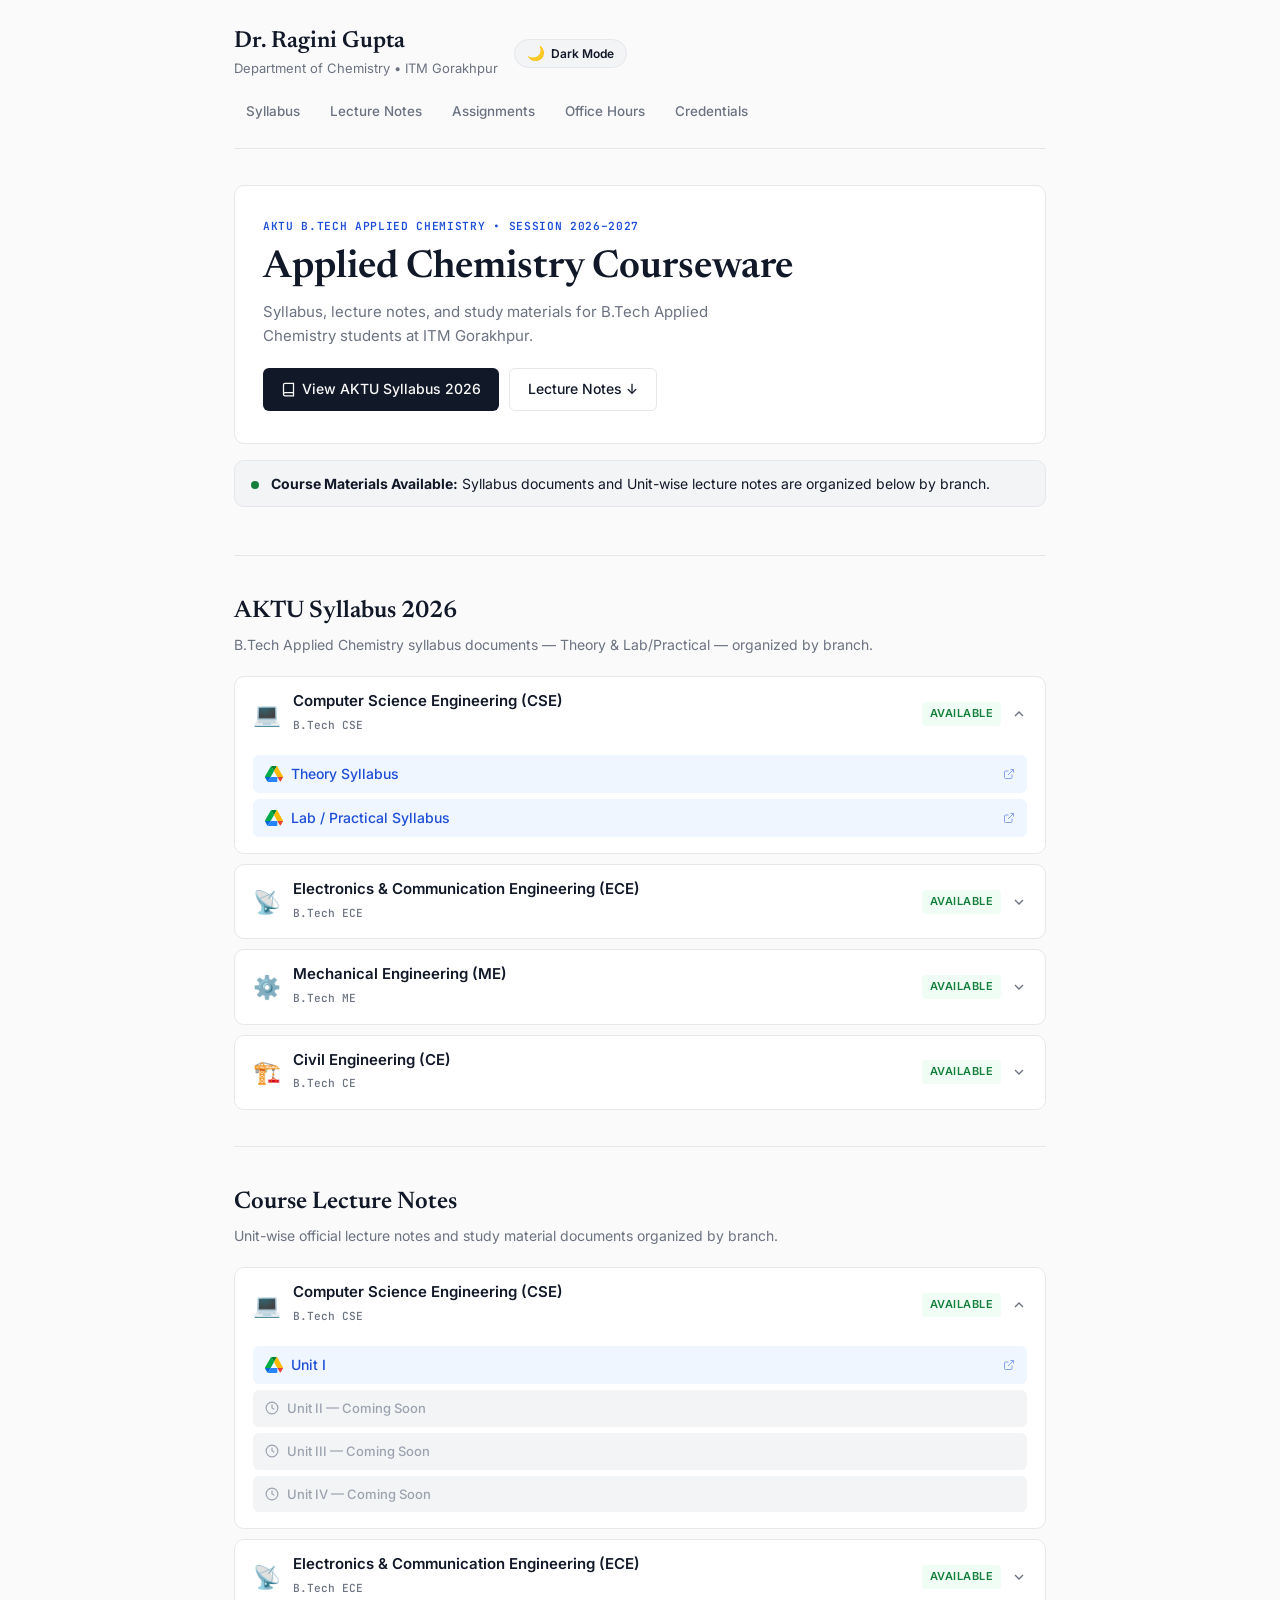
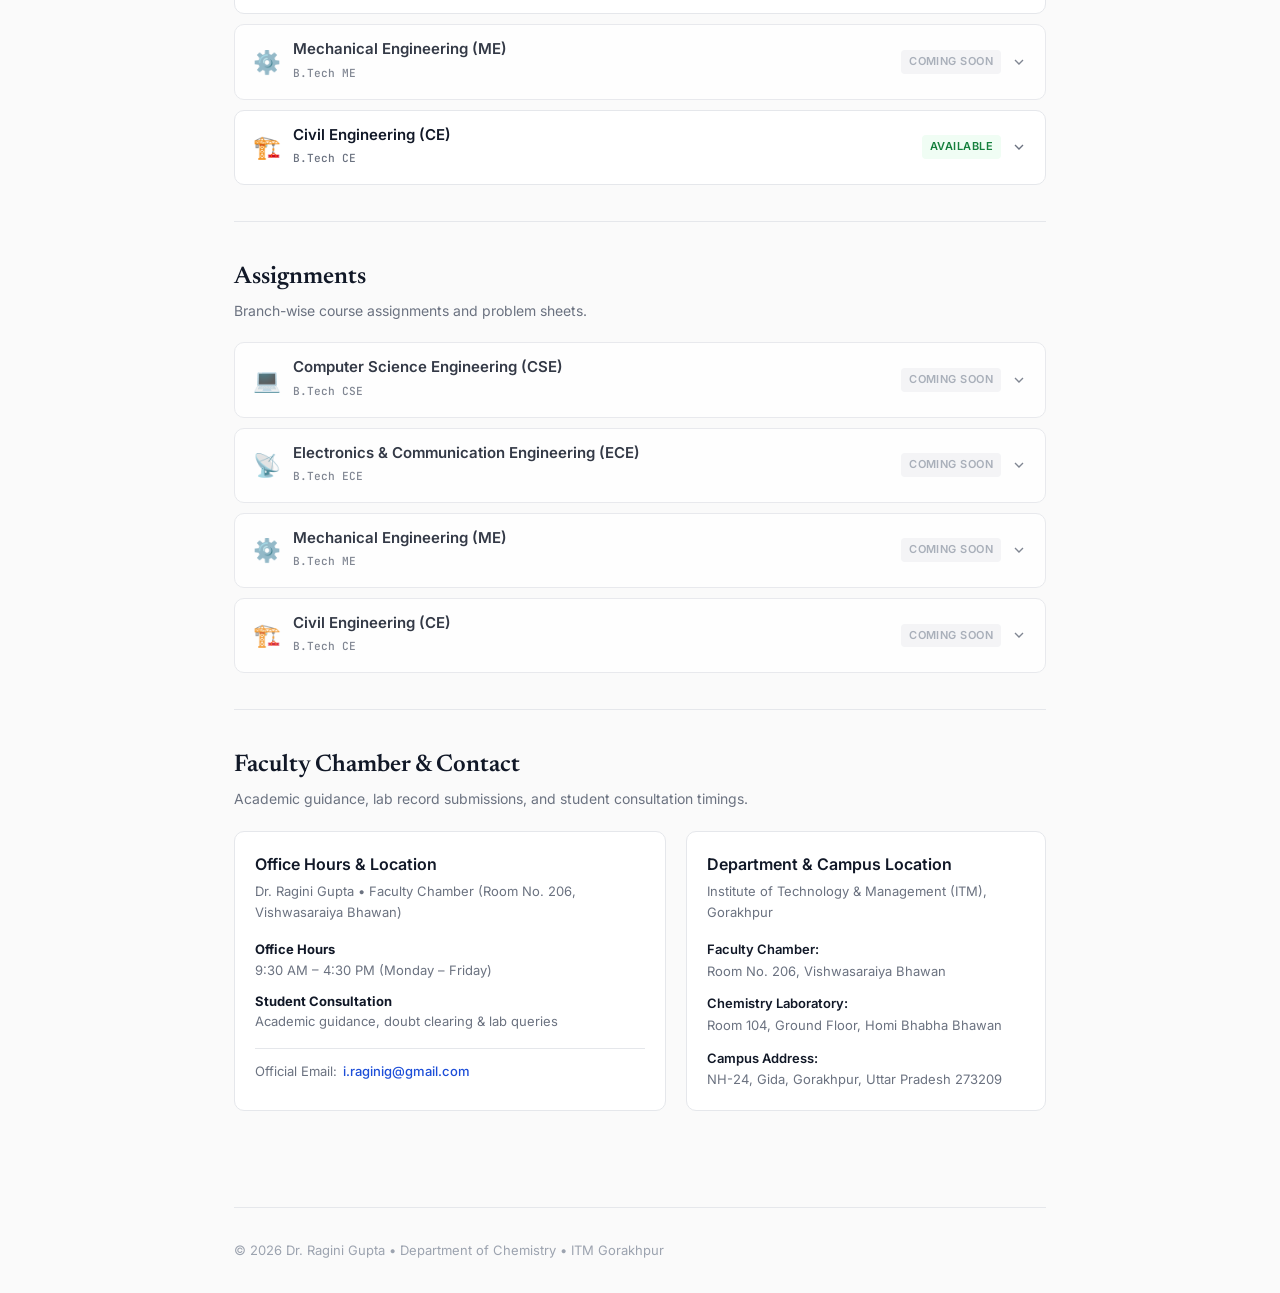
<file: index.html>
<!DOCTYPE html>
<html lang="en">
<head>
  <meta charset="UTF-8">
  <meta name="viewport" content="width=device-width, initial-scale=1.0">
  <title>Dr. Ragini Gupta | Department of Chemistry, ITM Gorakhpur</title>
  <meta name="description" content="Official courseware and study materials by Dr. Ragini Gupta, Department of Chemistry at ITM Gorakhpur for AKTU B.Tech Applied Chemistry.">
  
  <!-- Typography -->
  <link rel="preconnect" href="https://fonts.googleapis.com">
  <link rel="preconnect" href="https://fonts.gstatic.com" crossorigin>
  <link href="https://fonts.googleapis.com/css2?family=Inter:wght@300;400;500;600;700&family=Newsreader:ital,opsz,wght@0,6..72,400;0,6..72,500;0,6..72,600;1,6..72,400&family=JetBrains+Mono:wght@400;500;600&display=swap" rel="stylesheet">
  
  <link rel="stylesheet" href="style.css?v=2026.3">
</head>
<body>
  <div class="site-wrap">
    <!-- Header -->
    <header class="site-header">
      <div class="header-content">
        <div class="header-top-row">
          <div class="brand">
            <a href="#" class="brand-title">Dr. Ragini Gupta</a>
            <span class="brand-desc">Department of Chemistry &bull; ITM Gorakhpur</span>
          </div>
          <button id="theme-toggle" class="theme-toggle-btn" aria-label="Toggle color theme">
            <span class="theme-icon" id="theme-icon">🌙</span>
            <span class="theme-label" id="theme-label">Dark Mode</span>
          </button>
        </div>
        <nav class="nav">
          <a href="#syllabus">Syllabus</a>
          <a href="#notes">Lecture Notes</a>
          <a href="#assignments">Assignments</a>
          <a href="#office-hours">Office Hours</a>
          <a href="credentials.html">Credentials</a>
        </nav>
      </div>
    </header>

    <main class="main-content">
      <!-- Hero Section -->
      <section class="hero-section">
        <div class="hero-card">
          <div class="term-badge">AKTU B.Tech Applied Chemistry &bull; Session 2026–2027</div>
          <h1 class="page-headline">Applied Chemistry Courseware</h1>
          <p class="intro-text">
            Syllabus, lecture notes, and study materials for B.Tech Applied Chemistry students at ITM Gorakhpur.
          </p>
          <div class="quick-actions">
            <a href="#syllabus" class="btn btn-hero">
              <svg width="15" height="15" viewBox="0 0 24 24" fill="none" stroke="currentColor" stroke-width="2"><path d="M4 19.5A2.5 2.5 0 0 1 6.5 17H20"/><path d="M6.5 2H20v20H6.5A2.5 2.5 0 0 1 4 19.5v-15A2.5 2.5 0 0 1 6.5 2z"/></svg>
              View AKTU Syllabus 2026
            </a>
            <a href="#notes" class="btn btn-hero-outline">Lecture Notes ↓</a>
          </div>
        </div>

        <div class="notice-box">
          <span class="notice-dot"></span>
          <p><strong>Course Materials Available:</strong> Syllabus documents and Unit-wise lecture notes are organized below by branch.</p>
        </div>
      </section>

      <!-- AKTU Syllabus 2026 Section -->
      <section class="section" id="syllabus">
        <div class="section-top">
          <div>
            <h2 class="section-title">AKTU Syllabus 2026</h2>
            <p class="section-subtitle">B.Tech Applied Chemistry syllabus documents — Theory &amp; Lab/Practical — organized by branch.</p>
          </div>
        </div>
        <div class="syllabus-grid" id="syllabus-grid">
          <!-- Dynamically populated via app.js -->
        </div>
      </section>

      <!-- Lecture Notes Section -->
      <section class="section" id="notes">
        <div class="section-top">
          <div>
            <h2 class="section-title">Course Lecture Notes</h2>
            <p class="section-subtitle">Unit-wise official lecture notes and study material documents organized by branch.</p>
          </div>
        </div>

        <div class="notes-list" id="notes-list">
          <!-- Dynamically populated via app.js -->
        </div>
      </section>

      <!-- Assignments Section -->
      <section class="section" id="assignments">
        <div class="section-top">
          <div>
            <h2 class="section-title">Assignments</h2>
            <p class="section-subtitle">Branch-wise course assignments and problem sheets.</p>
          </div>
        </div>

        <div class="assignment-list" id="assignment-list">
          <!-- Dynamically populated via app.js -->
        </div>
      </section>

      <!-- Office Hours & Contact Section -->
      <section class="section" id="office-hours">
        <div class="section-top">
          <div>
            <h2 class="section-title">Faculty Chamber &amp; Contact</h2>
            <p class="section-subtitle">Academic guidance, lab record submissions, and student consultation timings.</p>
          </div>
        </div>

        <div class="contact-grid">
          <div class="info-card">
            <h3>Office Hours &amp; Location</h3>
            <p class="card-desc">Dr. Ragini Gupta &bull; Faculty Chamber (Room No. 206, Vishwasaraiya Bhawan)</p>
            <ul class="schedule-list">
              <li>
                <strong>Office Hours</strong>
                <span>9:30 AM – 4:30 PM (Monday – Friday)</span>
              </li>
              <li>
                <strong>Student Consultation</strong>
                <span>Academic guidance, doubt clearing &amp; lab queries</span>
              </li>
            </ul>
            <div class="email-row">
              <span>Official Email:</span>
              <a href="mailto:i.raginig@gmail.com" class="email-link">i.raginig@gmail.com</a>
            </div>
          </div>

          <div class="info-card">
            <h3>Department &amp; Campus Location</h3>
            <p class="card-desc">Institute of Technology &amp; Management (ITM), Gorakhpur</p>
            <div class="dept-details">
              <div class="detail-row">
                <span class="detail-label">Faculty Chamber:</span>
                <span class="detail-value">Room No. 206, Vishwasaraiya Bhawan</span>
              </div>
              <div class="detail-row">
                <span class="detail-label">Chemistry Laboratory:</span>
                <span class="detail-value">Room 104, Ground Floor, Homi Bhabha Bhawan</span>
              </div>
              <div class="detail-row">
                <span class="detail-label">Campus Address:</span>
                <span class="detail-value">NH-24, Gida, Gorakhpur, Uttar Pradesh 273209</span>
              </div>
            </div>
          </div>
        </div>
      </section>
    </main>

    <!-- Minimalist Footer -->
    <footer class="site-footer">
      <div class="footer-content">
        <p>&copy; 2026 Dr. Ragini Gupta &bull; Department of Chemistry &bull; ITM Gorakhpur</p>
      </div>
    </footer>
  </div>

  <script src="app.js?v=2026.1"></script>
</body>
</html>
</file>
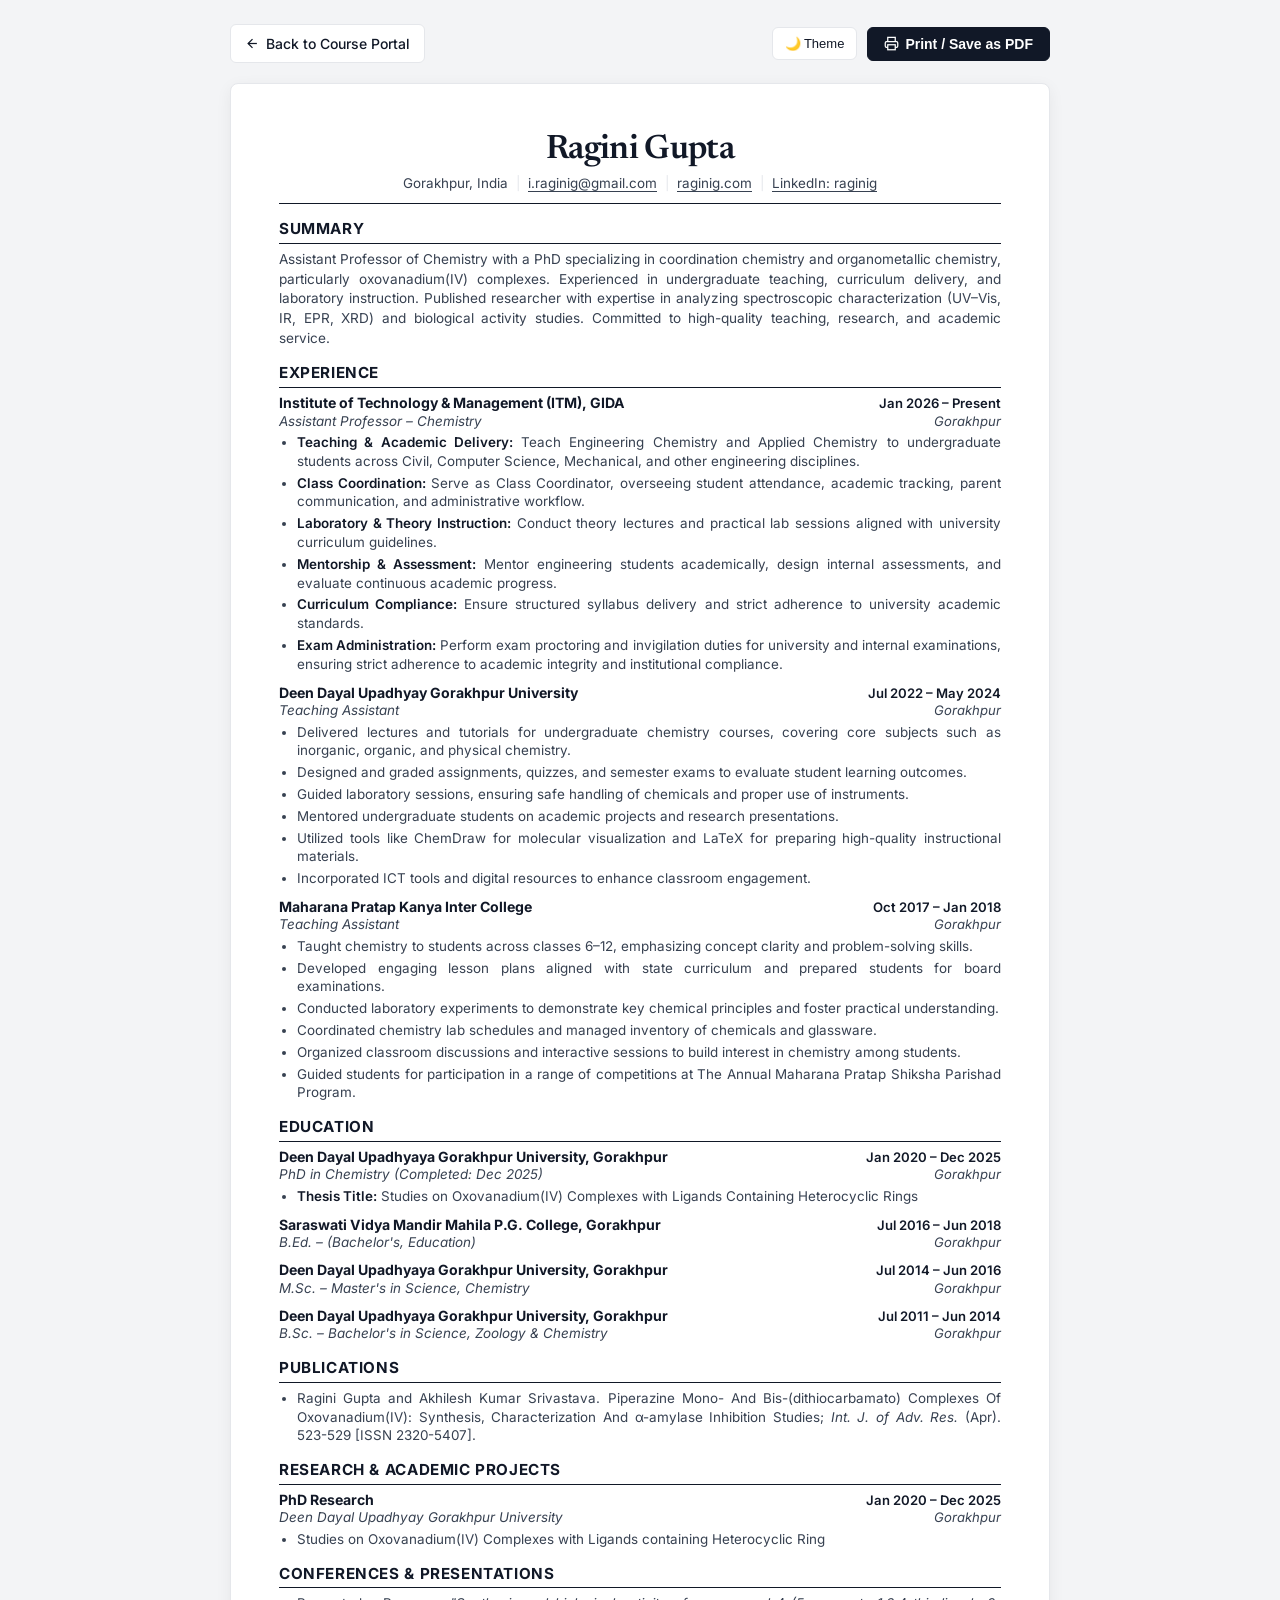
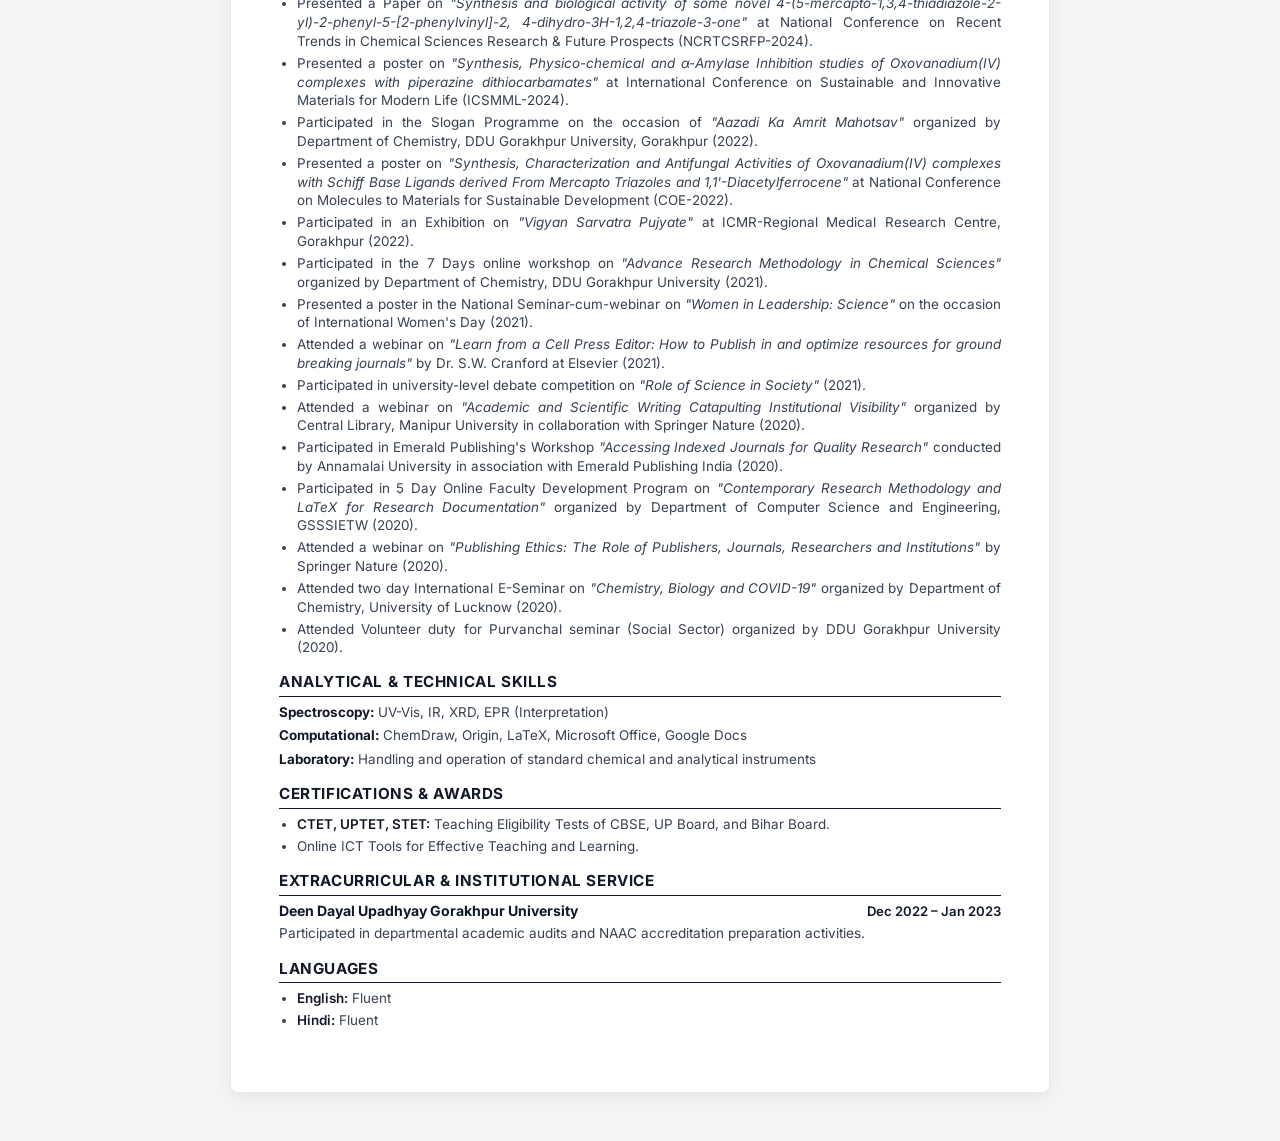
<file: credentials.html>
<!DOCTYPE html>
<html lang="en">
<head>
  <meta charset="UTF-8">
  <meta name="viewport" content="width=device-width, initial-scale=1.0">
  <title>Curriculum Vitae — Dr. Ragini Gupta | Credentials</title>
  <meta name="description" content="Academic Curriculum Vitae and Credentials of Dr. Ragini Gupta, Assistant Professor of Chemistry at ITM Gorakhpur.">
  
  <link rel="preconnect" href="https://fonts.googleapis.com">
  <link rel="preconnect" href="https://fonts.gstatic.com" crossorigin>
  <link href="https://fonts.googleapis.com/css2?family=Inter:wght@400;500;600;700&family=Newsreader:ital,opsz,wght@0,6..72,500;0,6..72,600;1,6..72,400&family=JetBrains+Mono:wght@400;500&display=swap" rel="stylesheet">
  
  <style>
    *, *::before, *::after { box-sizing: border-box; margin: 0; padding: 0; }

    :root {
      --bg: #f3f4f6;
      --paper: #ffffff;
      --text: #111827;
      --text-muted: #374151;
      --border: #e5e7eb;
      --accent: #1e3a8a;
      --font-sans: 'Inter', -apple-system, BlinkMacSystemFont, sans-serif;
      --font-serif: 'Newsreader', Georgia, serif;
      --font-mono: 'JetBrains Mono', monospace;
    }

    [data-theme="dark"] {
      --bg: #0d1117;
      --paper: #161b22;
      --text: #f0f6fc;
      --text-muted: #d0d7de;
      --border: #30363d;
      --accent: #58a6ff;
    }

    body {
      font-family: var(--font-sans);
      background-color: var(--bg);
      color: var(--text);
      line-height: 1.5;
      padding: 24px 16px 48px;
      -webkit-font-smoothing: antialiased;
    }

    /* Top Action Bar */
    .top-bar {
      max-width: 820px;
      margin: 0 auto 20px;
      display: flex;
      justify-content: space-between;
      align-items: center;
      flex-wrap: wrap;
      gap: 12px;
    }

    .nav-btn {
      display: inline-flex;
      align-items: center;
      gap: 6px;
      font-size: 0.875rem;
      font-weight: 500;
      color: var(--text);
      text-decoration: none;
      padding: 8px 14px;
      background: var(--paper);
      border: 1px solid var(--border);
      border-radius: 6px;
      transition: all 0.15s ease;
    }

    .nav-btn:hover {
      background: var(--text);
      color: var(--paper);
    }

    .bar-actions {
      display: flex;
      gap: 10px;
      align-items: center;
    }

    .print-btn {
      display: inline-flex;
      align-items: center;
      gap: 6px;
      font-size: 0.875rem;
      font-weight: 600;
      background: #111827;
      color: #ffffff;
      border: 1px solid #111827;
      padding: 8px 16px;
      border-radius: 6px;
      cursor: pointer;
      transition: opacity 0.15s ease;
    }

    [data-theme="dark"] .print-btn {
      background: #f0f6fc;
      color: #0d1117;
      border-color: #f0f6fc;
    }

    .print-btn:hover {
      opacity: 0.85;
    }

    .theme-btn {
      background: var(--paper);
      border: 1px solid var(--border);
      color: var(--text);
      font-size: 0.813rem;
      font-weight: 500;
      padding: 8px 12px;
      border-radius: 6px;
      cursor: pointer;
    }

    /* CV Document Container */
    .cv-paper {
      max-width: 820px;
      margin: 0 auto;
      background: var(--paper);
      border: 1px solid var(--border);
      box-shadow: 0 4px 16px rgba(0, 0, 0, 0.06);
      border-radius: 8px;
      padding: 48px 48px;
    }

    /* CV Header */
    .cv-header {
      text-align: center;
      margin-bottom: 14px;
      padding-bottom: 10px;
      border-bottom: 1.5px solid var(--text);
    }

    .cv-name {
      font-family: var(--font-serif);
      font-size: 2.1rem;
      font-weight: 600;
      letter-spacing: -0.02em;
      margin-bottom: 4px;
      color: var(--text);
      line-height: 1.1;
    }

    .cv-contact {
      font-size: 0.84rem;
      color: var(--text-muted);
      display: flex;
      justify-content: center;
      flex-wrap: wrap;
      gap: 8px;
    }

    .cv-contact a {
      color: inherit;
      text-decoration: underline;
      text-underline-offset: 3px;
    }

    .cv-contact span.sep {
      color: var(--border);
    }

    /* Sections */
    .cv-section {
      margin-bottom: 14px;
    }

    .section-heading {
      font-family: var(--font-sans);
      font-size: 0.95rem;
      font-weight: 700;
      color: var(--text);
      text-transform: uppercase;
      letter-spacing: 0.04em;
      border-bottom: 1px solid var(--text);
      padding-bottom: 2px;
      margin-bottom: 6px;
      margin-top: 10px;
    }

    /* Summary */
    .summary-text {
      font-size: 0.85rem;
      line-height: 1.45;
      color: var(--text-muted);
      text-align: justify;
    }

    /* Job & Education Entries */
    .cv-entry {
      margin-bottom: 10px;
    }

    .entry-header {
      display: flex;
      justify-content: space-between;
      align-items: baseline;
      font-size: 0.88rem;
      font-weight: 700;
      color: var(--text);
      gap: 12px;
      line-height: 1.3;
    }

    .entry-date {
      font-weight: 600;
      font-size: 0.82rem;
      color: var(--text);
      white-space: nowrap;
      text-align: right;
    }

    .entry-sub {
      display: flex;
      justify-content: space-between;
      align-items: baseline;
      font-size: 0.84rem;
      font-style: italic;
      color: var(--text-muted);
      margin-bottom: 3px;
      line-height: 1.3;
    }

    .entry-location {
      font-style: italic;
      font-size: 0.82rem;
      white-space: nowrap;
    }

    /* Bullet Lists */
    .cv-list {
      list-style-type: disc;
      padding-left: 18px;
      font-size: 0.84rem;
      color: var(--text-muted);
      line-height: 1.4;
      margin: 0;
    }

    .cv-list li {
      margin-bottom: 3px;
      text-align: justify;
    }

    .cv-list li strong {
      color: var(--text);
      font-weight: 600;
    }

    /* Skills Grid */
    .skills-block {
      font-size: 0.84rem;
      color: var(--text-muted);
      line-height: 1.45;
    }

    .skills-block p {
      margin-bottom: 4px;
    }

    .skills-block strong {
      color: var(--text);
    }

    /* Print Stylesheet (Exact 2-page A4 Output Matching Original Resume) */
    @media print {
      @page {
        margin: 10mm 12mm 10mm 12mm;
        size: A4 portrait;
      }

      *, *::before, *::after {
        box-shadow: none !important;
        text-shadow: none !important;
      }

      html, body {
        background: #ffffff !important;
        color: #111111 !important;
        padding: 0 !important;
        margin: 0 !important;
        font-size: 8.8pt !important;
        line-height: 1.3 !important;
      }

      .top-bar {
        display: none !important;
      }

      .cv-paper {
        border: none !important;
        box-shadow: none !important;
        padding: 0 !important;
        margin: 0 !important;
        max-width: 100% !important;
        background: #ffffff !important;
        color: #111111 !important;
      }

      .cv-header {
        border-bottom: 1.5pt solid #000000 !important;
        margin-bottom: 6pt !important;
        padding-bottom: 4pt !important;
      }

      .cv-name {
        color: #000000 !important;
        font-size: 19pt !important;
        margin-bottom: 2pt !important;
      }

      .cv-contact {
        font-size: 8pt !important;
        gap: 6pt !important;
        color: #333333 !important;
      }

      .cv-section {
        margin-bottom: 6pt !important;
        page-break-inside: auto !important;
      }

      .section-heading {
        color: #000000 !important;
        border-bottom: 0.75pt solid #000000 !important;
        font-size: 9.5pt !important;
        padding-bottom: 1.5pt !important;
        margin-top: 5pt !important;
        margin-bottom: 3pt !important;
        page-break-after: avoid !important;
      }

      .summary-text {
        font-size: 8.5pt !important;
        line-height: 1.3 !important;
        color: #222222 !important;
      }

      .cv-entry {
        margin-bottom: 4pt !important;
        page-break-inside: avoid !important;
      }

      .entry-header {
        font-size: 8.8pt !important;
        color: #000000 !important;
        line-height: 1.25 !important;
      }

      .entry-date {
        font-size: 8.2pt !important;
        color: #000000 !important;
      }

      .entry-sub {
        font-size: 8.2pt !important;
        color: #333333 !important;
        margin-bottom: 2pt !important;
        line-height: 1.25 !important;
      }

      .entry-location {
        font-size: 8.2pt !important;
      }

      .cv-list {
        padding-left: 14pt !important;
        font-size: 8.3pt !important;
        line-height: 1.26 !important;
      }

      .cv-list li {
        margin-bottom: 1.5pt !important;
        color: #222222 !important;
        page-break-inside: avoid !important;
      }

      .cv-list li strong, .skills-block strong {
        color: #000000 !important;
      }

      .skills-block {
        font-size: 8.3pt !important;
        line-height: 1.3 !important;
      }

      .skills-block p {
        margin-bottom: 2pt !important;
      }

      a {
        text-decoration: none !important;
        color: inherit !important;
      }
    }

    @media (max-width: 640px) {
      .cv-paper {
        padding: 24px 18px;
      }
      .entry-header, .entry-sub {
        flex-direction: column;
        align-items: flex-start;
      }
      .entry-date, .entry-location {
        text-align: left;
      }
    }
  </style>
</head>
<body>

  <!-- Non-printing Top Action Bar -->
  <div class="top-bar">
    <a href="/" class="nav-btn">
      <svg width="15" height="15" viewBox="0 0 24 24" fill="none" stroke="currentColor" stroke-width="2"><path d="M19 12H5"/><path d="M12 19l-7-7 7-7"/></svg>
      Back to Course Portal
    </a>
    <div class="bar-actions">
      <button class="theme-btn" id="theme-btn" onclick="toggleTheme()">🌙 Theme</button>
      <button class="print-btn" onclick="window.print()">
        <svg width="15" height="15" viewBox="0 0 24 24" fill="none" stroke="currentColor" stroke-width="2"><polyline points="6 9 6 2 18 2 18 9"/><path d="M6 18H4a2 2 0 0 1-2-2v-5a2 2 0 0 1 2-2h16a2 2 0 0 1 2 2v5a2 2 0 0 1-2 2h-2"/><rect x="6" y="14" width="12" height="8"/></svg>
        Print / Save as PDF
      </button>
    </div>
  </div>

  <!-- CV Paper Container -->
  <main class="cv-paper">

    <!-- Header -->
    <header class="cv-header">
      <h1 class="cv-name">Ragini Gupta</h1>
      <div class="cv-contact">
        <span>Gorakhpur, India</span>
        <span class="sep">|</span>
        <a href="mailto:i.raginig@gmail.com">i.raginig@gmail.com</a>
        <span class="sep">|</span>
        <a href="https://raginig.com">raginig.com</a>
        <span class="sep">|</span>
        <a href="https://www.linkedin.com/in/raginig" target="_blank" rel="noopener noreferrer">LinkedIn: raginig</a>
      </div>
    </header>

    <!-- Summary -->
    <section class="cv-section">
      <h2 class="section-heading">Summary</h2>
      <p class="summary-text">
        Assistant Professor of Chemistry with a PhD specializing in coordination chemistry and organometallic chemistry, particularly oxovanadium(IV) complexes. Experienced in undergraduate teaching, curriculum delivery, and laboratory instruction. Published researcher with expertise in analyzing spectroscopic characterization (UV–Vis, IR, EPR, XRD) and biological activity studies. Committed to high-quality teaching, research, and academic service.
      </p>
    </section>

    <!-- Experience -->
    <section class="cv-section">
      <h2 class="section-heading">Experience</h2>

      <div class="cv-entry">
        <div class="entry-header">
          <span>Institute of Technology &amp; Management (ITM), GIDA</span>
          <span class="entry-date">Jan 2026 – Present</span>
        </div>
        <div class="entry-sub">
          <span>Assistant Professor – Chemistry</span>
          <span class="entry-location">Gorakhpur</span>
        </div>
        <ul class="cv-list">
          <li><strong>Teaching &amp; Academic Delivery:</strong> Teach Engineering Chemistry and Applied Chemistry to undergraduate students across Civil, Computer Science, Mechanical, and other engineering disciplines.</li>
          <li><strong>Class Coordination:</strong> Serve as Class Coordinator, overseeing student attendance, academic tracking, parent communication, and administrative workflow.</li>
          <li><strong>Laboratory &amp; Theory Instruction:</strong> Conduct theory lectures and practical lab sessions aligned with university curriculum guidelines.</li>
          <li><strong>Mentorship &amp; Assessment:</strong> Mentor engineering students academically, design internal assessments, and evaluate continuous academic progress.</li>
          <li><strong>Curriculum Compliance:</strong> Ensure structured syllabus delivery and strict adherence to university academic standards.</li>
          <li><strong>Exam Administration:</strong> Perform exam proctoring and invigilation duties for university and internal examinations, ensuring strict adherence to academic integrity and institutional compliance.</li>
        </ul>
      </div>

      <div class="cv-entry">
        <div class="entry-header">
          <span>Deen Dayal Upadhyay Gorakhpur University</span>
          <span class="entry-date">Jul 2022 – May 2024</span>
        </div>
        <div class="entry-sub">
          <span>Teaching Assistant</span>
          <span class="entry-location">Gorakhpur</span>
        </div>
        <ul class="cv-list">
          <li>Delivered lectures and tutorials for undergraduate chemistry courses, covering core subjects such as inorganic, organic, and physical chemistry.</li>
          <li>Designed and graded assignments, quizzes, and semester exams to evaluate student learning outcomes.</li>
          <li>Guided laboratory sessions, ensuring safe handling of chemicals and proper use of instruments.</li>
          <li>Mentored undergraduate students on academic projects and research presentations.</li>
          <li>Utilized tools like ChemDraw for molecular visualization and LaTeX for preparing high-quality instructional materials.</li>
          <li>Incorporated ICT tools and digital resources to enhance classroom engagement.</li>
        </ul>
      </div>

      <div class="cv-entry">
        <div class="entry-header">
          <span>Maharana Pratap Kanya Inter College</span>
          <span class="entry-date">Oct 2017 – Jan 2018</span>
        </div>
        <div class="entry-sub">
          <span>Teaching Assistant</span>
          <span class="entry-location">Gorakhpur</span>
        </div>
        <ul class="cv-list">
          <li>Taught chemistry to students across classes 6–12, emphasizing concept clarity and problem-solving skills.</li>
          <li>Developed engaging lesson plans aligned with state curriculum and prepared students for board examinations.</li>
          <li>Conducted laboratory experiments to demonstrate key chemical principles and foster practical understanding.</li>
          <li>Coordinated chemistry lab schedules and managed inventory of chemicals and glassware.</li>
          <li>Organized classroom discussions and interactive sessions to build interest in chemistry among students.</li>
          <li>Guided students for participation in a range of competitions at The Annual Maharana Pratap Shiksha Parishad Program.</li>
        </ul>
      </div>
    </section>

    <!-- Education -->
    <section class="cv-section">
      <h2 class="section-heading">Education</h2>

      <div class="cv-entry">
        <div class="entry-header">
          <span>Deen Dayal Upadhyaya Gorakhpur University, Gorakhpur</span>
          <span class="entry-date">Jan 2020 – Dec 2025</span>
        </div>
        <div class="entry-sub">
          <span>PhD in Chemistry (Completed: Dec 2025)</span>
          <span class="entry-location">Gorakhpur</span>
        </div>
        <ul class="cv-list">
          <li><strong>Thesis Title:</strong> Studies on Oxovanadium(IV) Complexes with Ligands Containing Heterocyclic Rings</li>
        </ul>
      </div>

      <div class="cv-entry">
        <div class="entry-header">
          <span>Saraswati Vidya Mandir Mahila P.G. College, Gorakhpur</span>
          <span class="entry-date">Jul 2016 – Jun 2018</span>
        </div>
        <div class="entry-sub">
          <span>B.Ed. – (Bachelor's, Education)</span>
          <span class="entry-location">Gorakhpur</span>
        </div>
      </div>

      <div class="cv-entry">
        <div class="entry-header">
          <span>Deen Dayal Upadhyaya Gorakhpur University, Gorakhpur</span>
          <span class="entry-date">Jul 2014 – Jun 2016</span>
        </div>
        <div class="entry-sub">
          <span>M.Sc. – Master's in Science, Chemistry</span>
          <span class="entry-location">Gorakhpur</span>
        </div>
      </div>

      <div class="cv-entry">
        <div class="entry-header">
          <span>Deen Dayal Upadhyaya Gorakhpur University, Gorakhpur</span>
          <span class="entry-date">Jul 2011 – Jun 2014</span>
        </div>
        <div class="entry-sub">
          <span>B.Sc. – Bachelor's in Science, Zoology &amp; Chemistry</span>
          <span class="entry-location">Gorakhpur</span>
        </div>
      </div>
    </section>

    <!-- Publications -->
    <section class="cv-section">
      <h2 class="section-heading">Publications</h2>
      <ul class="cv-list">
        <li>Ragini Gupta and Akhilesh Kumar Srivastava. Piperazine Mono- And Bis-(dithiocarbamato) Complexes Of Oxovanadium(IV): Synthesis, Characterization And &alpha;-amylase Inhibition Studies; <em>Int. J. of Adv. Res.</em> (Apr). 523-529 [ISSN 2320-5407].</li>
      </ul>
    </section>

    <!-- Research & Academic Projects -->
    <section class="cv-section">
      <h2 class="section-heading">Research &amp; Academic Projects</h2>
      <div class="cv-entry">
        <div class="entry-header">
          <span>PhD Research</span>
          <span class="entry-date">Jan 2020 – Dec 2025</span>
        </div>
        <div class="entry-sub">
          <span>Deen Dayal Upadhyay Gorakhpur University</span>
          <span class="entry-location">Gorakhpur</span>
        </div>
        <ul class="cv-list">
          <li>Studies on Oxovanadium(IV) Complexes with Ligands containing Heterocyclic Ring</li>
        </ul>
      </div>
    </section>

    <!-- Conferences & Presentations -->
    <section class="cv-section">
      <h2 class="section-heading">Conferences &amp; Presentations</h2>
      <ul class="cv-list">
        <li>Presented a Paper on <em>"Synthesis and biological activity of some novel 4-(5-mercapto-1,3,4-thiadiazole-2-yl)-2-phenyl-5-[2-phenylvinyl]-2, 4-dihydro-3H-1,2,4-triazole-3-one"</em> at National Conference on Recent Trends in Chemical Sciences Research &amp; Future Prospects (NCRTCSRFP-2024).</li>
        <li>Presented a poster on <em>"Synthesis, Physico-chemical and &alpha;-Amylase Inhibition studies of Oxovanadium(IV) complexes with piperazine dithiocarbamates"</em> at International Conference on Sustainable and Innovative Materials for Modern Life (ICSMML-2024).</li>
        <li>Participated in the Slogan Programme on the occasion of <em>"Aazadi Ka Amrit Mahotsav"</em> organized by Department of Chemistry, DDU Gorakhpur University, Gorakhpur (2022).</li>
        <li>Presented a poster on <em>"Synthesis, Characterization and Antifungal Activities of Oxovanadium(IV) complexes with Schiff Base Ligands derived From Mercapto Triazoles and 1,1'-Diacetylferrocene"</em> at National Conference on Molecules to Materials for Sustainable Development (COE-2022).</li>
        <li>Participated in an Exhibition on <em>"Vigyan Sarvatra Pujyate"</em> at ICMR-Regional Medical Research Centre, Gorakhpur (2022).</li>
        <li>Participated in the 7 Days online workshop on <em>"Advance Research Methodology in Chemical Sciences"</em> organized by Department of Chemistry, DDU Gorakhpur University (2021).</li>
        <li>Presented a poster in the National Seminar-cum-webinar on <em>"Women in Leadership: Science"</em> on the occasion of International Women's Day (2021).</li>
        <li>Attended a webinar on <em>"Learn from a Cell Press Editor: How to Publish in and optimize resources for ground breaking journals"</em> by Dr. S.W. Cranford at Elsevier (2021).</li>
        <li>Participated in university-level debate competition on <em>"Role of Science in Society"</em> (2021).</li>
        <li>Attended a webinar on <em>"Academic and Scientific Writing Catapulting Institutional Visibility"</em> organized by Central Library, Manipur University in collaboration with Springer Nature (2020).</li>
        <li>Participated in Emerald Publishing's Workshop <em>"Accessing Indexed Journals for Quality Research"</em> conducted by Annamalai University in association with Emerald Publishing India (2020).</li>
        <li>Participated in 5 Day Online Faculty Development Program on <em>"Contemporary Research Methodology and LaTeX for Research Documentation"</em> organized by Department of Computer Science and Engineering, GSSSIETW (2020).</li>
        <li>Attended a webinar on <em>"Publishing Ethics: The Role of Publishers, Journals, Researchers and Institutions"</em> by Springer Nature (2020).</li>
        <li>Attended two day International E-Seminar on <em>"Chemistry, Biology and COVID-19"</em> organized by Department of Chemistry, University of Lucknow (2020).</li>
        <li>Attended Volunteer duty for Purvanchal seminar (Social Sector) organized by DDU Gorakhpur University (2020).</li>
      </ul>
    </section>

    <!-- Analytical & Technical Skills -->
    <section class="cv-section">
      <h2 class="section-heading">Analytical &amp; Technical Skills</h2>
      <div class="skills-block">
        <p><strong>Spectroscopy:</strong> UV-Vis, IR, XRD, EPR (Interpretation)</p>
        <p><strong>Computational:</strong> ChemDraw, Origin, LaTeX, Microsoft Office, Google Docs</p>
        <p><strong>Laboratory:</strong> Handling and operation of standard chemical and analytical instruments</p>
      </div>
    </section>

    <!-- Certifications & Awards -->
    <section class="cv-section">
      <h2 class="section-heading">Certifications &amp; Awards</h2>
      <ul class="cv-list">
        <li><strong>CTET, UPTET, STET:</strong> Teaching Eligibility Tests of CBSE, UP Board, and Bihar Board.</li>
        <li>Online ICT Tools for Effective Teaching and Learning.</li>
      </ul>
    </section>

    <!-- Extracurricular -->
    <section class="cv-section">
      <h2 class="section-heading">Extracurricular &amp; Institutional Service</h2>
      <div class="cv-entry">
        <div class="entry-header">
          <span>Deen Dayal Upadhyay Gorakhpur University</span>
          <span class="entry-date">Dec 2022 – Jan 2023</span>
        </div>
        <p class="summary-text" style="margin-top: 4px;">Participated in departmental academic audits and NAAC accreditation preparation activities.</p>
      </div>
    </section>

    <!-- Languages -->
    <section class="cv-section">
      <h2 class="section-heading">Languages</h2>
      <ul class="cv-list">
        <li><strong>English:</strong> Fluent</li>
        <li><strong>Hindi:</strong> Fluent</li>
      </ul>
    </section>

  </main>

  <script>
    function toggleTheme() {
      const current = document.body.getAttribute('data-theme') || 'light';
      const next = current === 'dark' ? 'light' : 'dark';
      document.body.setAttribute('data-theme', next);
      localStorage.setItem('ragini_portal_theme', next);
      document.getElementById('theme-btn').textContent = next === 'dark' ? '☀️ Theme' : '🌙 Theme';
    }

    (function() {
      const saved = localStorage.getItem('ragini_portal_theme') || 'light';
      document.body.setAttribute('data-theme', saved);
      const btn = document.getElementById('theme-btn');
      if (btn) btn.textContent = saved === 'dark' ? '☀️ Theme' : '🌙 Theme';
    })();
  </script>
</body>
</html>
</file>
<file: style.css>
/* ==========================================================================
   MINIMALIST ACADEMIC PORTAL — DR. RAGINI GUPTA, ITM GORAKHPUR
   Fast, Lightweight, Responsive
   ========================================================================== */

:root {
  /* Clean Light Theme (Default) */
  --bg-body: #fafafa;
  --bg-surface: #ffffff;
  --bg-subtle: #f3f4f6;
  --bg-hover: #f9fafb;

  --border-color: #e5e7eb;
  --border-strong: #d1d5db;

  --text-main: #111827;
  --text-muted: #6b7280;
  --text-faint: #9ca3af;

  --accent: #1e3a8a;
  --accent-light: #eff6ff;
  --accent-text: #1d4ed8;

  --success: #15803d;
  --success-bg: #f0fdf4;

  --font-sans: 'Inter', -apple-system, BlinkMacSystemFont, 'Segoe UI', Roboto, sans-serif;
  --font-serif: 'Newsreader', Georgia, serif;
  --font-mono: 'JetBrains Mono', monospace;

  --radius: 6px;
  --radius-lg: 10px;
}

[data-theme="dark"] {
  --bg-body: #0d1117;
  --bg-surface: #161b22;
  --bg-subtle: #21262d;
  --bg-hover: #1f242c;

  --border-color: #30363d;
  --border-strong: #484f58;

  --text-main: #f0f6fc;
  --text-muted: #8b949e;
  --text-faint: #6e7681;

  --accent: #58a6ff;
  --accent-light: rgba(56, 139, 253, 0.1);
  --accent-text: #58a6ff;

  --success: #3fb950;
  --success-bg: rgba(46, 160, 67, 0.12);
}

/* Base Reset */
*, *::before, *::after {
  box-sizing: border-box;
  margin: 0;
  padding: 0;
}

html {
  scroll-behavior: smooth;
  font-size: 16px;
}

body {
  font-family: var(--font-sans);
  background-color: var(--bg-body);
  color: var(--text-main);
  line-height: 1.6;
  -webkit-font-smoothing: antialiased;
  transition: background-color 0.15s ease, color 0.15s ease;
}

.site-wrap {
  max-width: 860px;
  margin: 0 auto;
  padding: 0 24px;
}

/* Header */
.site-header {
  padding: 28px 0 20px;
  border-bottom: 1px solid var(--border-color);
  margin-bottom: 36px;
}

.header-content {
  display: flex;
  justify-content: space-between;
  align-items: center;
  flex-wrap: wrap;
  gap: 16px;
}

.header-top-row {
  display: flex;
  align-items: center;
  gap: 16px;
}

.brand {
  display: flex;
  flex-direction: column;
}

.brand-title {
  font-family: var(--font-serif);
  font-size: 1.45rem;
  font-weight: 600;
  color: var(--text-main);
  text-decoration: none;
  display: block;
  line-height: 1.2;
}

.brand-desc {
  font-size: 0.813rem;
  color: var(--text-muted);
  margin-top: 2px;
}

.nav {
  display: flex;
  align-items: center;
  gap: 6px;
  flex-wrap: wrap;
}

.nav a {
  text-decoration: none;
  color: var(--text-muted);
  font-size: 0.84rem;
  font-weight: 500;
  padding: 6px 12px;
  border-radius: var(--radius);
  background: transparent;
  transition: all 0.15s ease;
  white-space: nowrap;
}

.nav a:hover {
  color: var(--text-main);
  background: var(--bg-subtle);
}

/* Theme Toggle Button */
.theme-toggle-btn {
  display: inline-flex;
  align-items: center;
  gap: 6px;
  background: var(--bg-subtle);
  border: 1px solid var(--border-color);
  color: var(--text-main);
  font-size: 0.813rem;
  font-weight: 500;
  padding: 6px 12px;
  border-radius: 20px;
  cursor: pointer;
  font-family: var(--font-sans);
  transition: all 0.15s ease;
  white-space: nowrap;
  flex-shrink: 0;
}

.theme-toggle-btn:hover {
  background: var(--bg-hover);
  border-color: var(--border-strong);
}

.theme-icon {
  font-size: 0.9rem;
  line-height: 1;
}

.theme-label {
  font-size: 0.75rem;
  font-weight: 600;
  color: var(--text-main);
}

/* Hero Section */
.hero-section {
  margin-bottom: 48px;
}

.hero-card {
  background: var(--bg-surface);
  border: 1px solid var(--border-color);
  border-radius: var(--radius-lg);
  padding: 32px 28px;
  margin-bottom: 16px;
}

.hero-card .term-badge {
  color: var(--accent-text);
  font-family: var(--font-mono);
  font-size: 0.7rem;
  font-weight: 600;
  text-transform: uppercase;
  letter-spacing: 0.06em;
  margin-bottom: 10px;
}

.hero-card .page-headline {
  font-family: var(--font-serif);
  font-size: clamp(1.8rem, 3.5vw, 2.4rem);
  font-weight: 600;
  line-height: 1.15;
  color: var(--text-main);
  margin-bottom: 10px;
}

.hero-card .intro-text {
  font-size: 0.938rem;
  color: var(--text-muted);
  line-height: 1.6;
  max-width: 520px;
  margin-bottom: 20px;
}

.hero-card .quick-actions {
  display: flex;
  gap: 10px;
  flex-wrap: wrap;
}

.btn-hero {
  display: inline-flex;
  align-items: center;
  gap: 6px;
  font-family: var(--font-sans);
  font-size: 0.875rem;
  font-weight: 500;
  padding: 9px 18px;
  border-radius: var(--radius);
  cursor: pointer;
  text-decoration: none;
  border: none;
  background: var(--text-main);
  color: var(--bg-body);
  transition: opacity 0.15s ease;
}

.btn-hero:hover { opacity: 0.9; }

.btn-hero-outline {
  display: inline-flex;
  align-items: center;
  gap: 6px;
  font-family: var(--font-sans);
  font-size: 0.875rem;
  font-weight: 500;
  padding: 9px 18px;
  border-radius: var(--radius);
  cursor: pointer;
  text-decoration: none;
  background: var(--bg-surface);
  color: var(--text-main);
  border: 1px solid var(--border-color);
  transition: all 0.15s ease;
}

.btn-hero-outline:hover {
  background: var(--bg-hover);
  border-color: var(--border-strong);
}

/* Notice Box */
.notice-box {
  background: var(--bg-subtle);
  border: 1px solid var(--border-color);
  padding: 12px 16px;
  border-radius: var(--radius-lg);
  display: flex;
  gap: 12px;
  align-items: baseline;
  font-size: 0.875rem;
}

.notice-dot {
  width: 8px;
  height: 8px;
  background: var(--success);
  border-radius: 50%;
  flex-shrink: 0;
  margin-top: 5px;
}

.notice-box p {
  color: var(--text-main);
  line-height: 1.5;
}

/* Main Sections */
.section {
  padding: 36px 0;
  border-top: 1px solid var(--border-color);
}

.section-top {
  display: flex;
  justify-content: space-between;
  align-items: flex-end;
  margin-bottom: 20px;
  flex-wrap: wrap;
  gap: 12px;
}

.section-title {
  font-family: var(--font-serif);
  font-size: 1.5rem;
  font-weight: 600;
  margin-bottom: 4px;
}

.section-subtitle {
  font-size: 0.875rem;
  color: var(--text-muted);
}

/* Accordion Grid / Cards (Syllabus, Notes, Assignments) */
.syllabus-grid,
.notes-list,
.assignment-list {
  display: flex;
  flex-direction: column;
  gap: 10px;
}

.syllabus-card {
  background: var(--bg-surface);
  border: 1px solid var(--border-color);
  border-radius: var(--radius-lg);
  overflow: hidden;
  transition: border-color 0.15s ease;
}

.syllabus-card:hover {
  border-color: var(--border-strong);
}

.syllabus-card--pending {
  opacity: 0.85;
}

.syllabus-card-header {
  display: flex;
  justify-content: space-between;
  align-items: center;
  padding: 14px 18px;
  cursor: pointer;
  user-select: none;
  gap: 12px;
}

.syllabus-card-left {
  display: flex;
  align-items: center;
  gap: 12px;
}

.syllabus-icon {
  font-size: 1.4rem;
  line-height: 1;
  flex-shrink: 0;
}

.syllabus-branch {
  font-size: 0.938rem;
  font-weight: 600;
  line-height: 1.3;
}

.syllabus-code {
  font-family: var(--font-mono);
  font-size: 0.7rem;
  font-weight: 500;
  color: var(--text-muted);
}

.syllabus-card-right {
  display: flex;
  align-items: center;
  gap: 10px;
  flex-shrink: 0;
}

.syllabus-status {
  font-size: 0.688rem;
  font-weight: 600;
  padding: 3px 8px;
  border-radius: 4px;
  text-transform: uppercase;
  letter-spacing: 0.04em;
}

.syllabus-status--available {
  background: var(--success-bg);
  color: var(--success);
}

.syllabus-status--pending {
  background: var(--bg-subtle);
  color: var(--text-faint);
}

.syllabus-chevron {
  color: var(--text-muted);
  transition: transform 0.2s ease;
  flex-shrink: 0;
}

.syllabus-card--open .syllabus-chevron {
  transform: rotate(180deg);
}

/* Accordion body */
.syllabus-card-body {
  max-height: 0;
  overflow: hidden;
  transition: max-height 0.25s ease, padding 0.25s ease;
  padding: 0 18px;
  display: flex;
  flex-direction: column;
  gap: 6px;
}

.syllabus-card--open .syllabus-card-body {
  max-height: 400px;
  padding: 4px 18px 16px;
}

.syllabus-link {
  display: inline-flex;
  align-items: center;
  gap: 8px;
  font-size: 0.875rem;
  font-weight: 500;
  color: var(--accent-text);
  text-decoration: none;
  padding: 8px 12px;
  border-radius: var(--radius);
  background: var(--accent-light);
  transition: background 0.15s ease, opacity 0.15s ease;
}

.syllabus-link:hover {
  opacity: 0.85;
}

.syllabus-link--disabled {
  background: var(--bg-subtle);
  color: var(--text-faint);
  cursor: default;
  font-size: 0.813rem;
}

.syllabus-link--disabled:hover {
  opacity: 1;
}

.syllabus-link .drive-icon {
  flex-shrink: 0;
}

.syllabus-link .ext-icon {
  margin-left: auto;
  opacity: 0.5;
}

/* Contact Grid */
.contact-grid {
  display: grid;
  grid-template-columns: 1.2fr 1fr;
  gap: 20px;
}

.info-card {
  background: var(--bg-surface);
  border: 1px solid var(--border-color);
  border-radius: var(--radius-lg);
  padding: 20px;
}

.info-card h3 {
  font-size: 1rem;
  font-weight: 600;
  margin-bottom: 4px;
}

.card-desc {
  font-size: 0.813rem;
  color: var(--text-muted);
  margin-bottom: 16px;
}

.schedule-list {
  list-style: none;
  display: flex;
  flex-direction: column;
  gap: 10px;
  font-size: 0.875rem;
}

.schedule-list li {
  display: flex;
  flex-direction: column;
}

.schedule-list strong {
  font-size: 0.813rem;
  color: var(--text-main);
}

.schedule-list span {
  font-size: 0.813rem;
  color: var(--text-muted);
}

.email-row {
  margin-top: 16px;
  padding-top: 12px;
  border-top: 1px solid var(--border-color);
  font-size: 0.813rem;
  color: var(--text-muted);
  display: flex;
  gap: 6px;
}

.email-link {
  color: var(--accent-text);
  text-decoration: none;
  font-weight: 500;
}

.dept-details {
  display: flex;
  flex-direction: column;
  gap: 12px;
  font-size: 0.813rem;
}

.detail-row {
  display: flex;
  flex-direction: column;
  gap: 2px;
}

.detail-label {
  font-weight: 600;
  color: var(--text-main);
}

.detail-value {
  color: var(--text-muted);
  line-height: 1.5;
}

/* Footer */
.site-footer {
  margin-top: 60px;
  padding: 32px 0;
  border-top: 1px solid var(--border-color);
  font-size: 0.813rem;
  color: var(--text-faint);
}

.footer-content {
  display: flex;
  justify-content: space-between;
  align-items: center;
  flex-wrap: wrap;
  gap: 8px;
}

/* Responsive */
@media (max-width: 768px) {
  .site-wrap {
    padding: 0 16px;
  }

  .site-header {
    padding: 18px 0 14px;
    margin-bottom: 22px;
  }

  .header-content {
    flex-direction: column;
    align-items: stretch;
    gap: 12px;
  }

  .header-top-row {
    display: flex;
    justify-content: space-between;
    align-items: center;
    width: 100%;
  }

  .nav {
    display: flex;
    flex-wrap: wrap;
    gap: 6px;
    width: 100%;
  }

  .nav a {
    background: var(--bg-surface);
    border: 1px solid var(--border-color);
    padding: 6px 12px;
    font-size: 0.813rem;
    border-radius: var(--radius);
    color: var(--text-main);
  }

  .nav a:hover,
  .nav a:active {
    background: var(--bg-hover);
    border-color: var(--border-strong);
  }

  .theme-toggle-btn {
    font-size: 0.78rem;
    padding: 5px 10px;
  }

  .hero-card {
    padding: 24px 18px;
  }

  .contact-grid {
    grid-template-columns: 1fr;
  }
}
</file>
